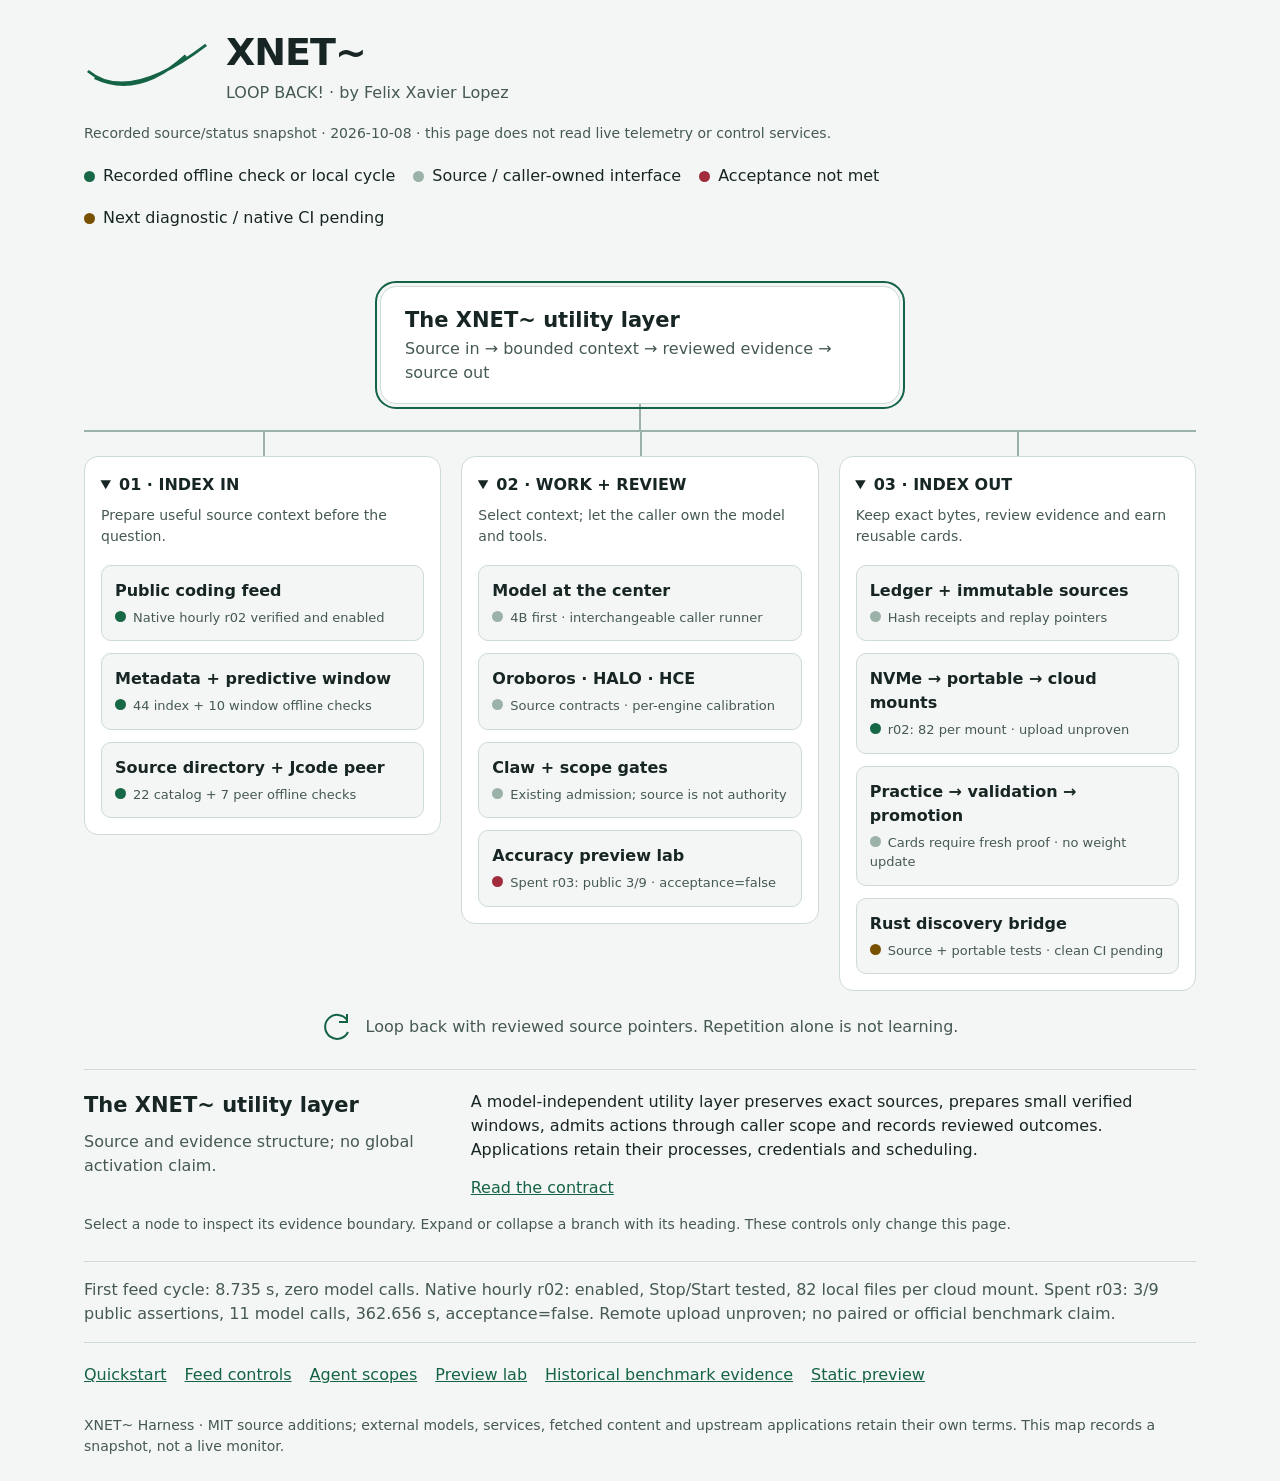
<file: docs/loopback-map.html>
<!doctype html>
<html lang="en">
<head>
<meta charset="utf-8">
<meta name="viewport" content="width=device-width, initial-scale=1">
<meta http-equiv="Content-Security-Policy" content="default-src 'none'; style-src 'unsafe-inline'; script-src 'unsafe-inline'; img-src 'self' data:; base-uri 'none'; form-action 'none'">
<title>XNET~ — LOOP BACK! · source and status tree</title>
<style>
:root{color-scheme:light dark;--bg:light-dark(#f4f6f5,#101817);--fg:light-dark(#172624,#e2efeb);--panel:light-dark(#fff,#182421);--muted:light-dark(#455952,#a9c0b7);--line:light-dark(#9ab2a8,#425d52);--accent:light-dark(#146344,#82d8b0);--checked:light-dark(#176846,#86ddb3);--pending:light-dark(#785100,#f2c977);--border:light-dark(#cddbd5,#344d42)}
*{box-sizing:border-box}body{margin:0;background:var(--bg);color:var(--fg);font:16px/1.5 system-ui,sans-serif}a{color:var(--accent)}button,summary{font:inherit}header,main,footer{max-width:1160px;margin:auto;padding:24px}header{padding-bottom:12px}.brand{display:flex;align-items:center;gap:16px}.brand svg{width:126px;fill:none;stroke:var(--accent);stroke-width:3}.brand h1{margin:0;font-size:38px;letter-spacing:-1px}.tagline{margin:0;color:var(--muted)}.date{margin-top:18px;font-size:14px;color:var(--muted)}.legend{display:flex;flex-wrap:wrap;gap:18px;margin:20px 0}.legend span{display:flex;align-items:center;gap:8px}.dot{display:inline-block;width:11px;height:11px;border-radius:50%;background:var(--line)}.dot.checked{background:var(--checked)}.dot.pending{background:var(--pending)}.root{display:block;width:min(520px,100%);margin:auto;padding:18px 24px;background:var(--panel);color:var(--fg);border:1px solid var(--border);border-radius:16px;text-align:left;cursor:pointer}.root strong{display:block;font-size:21px}.root span{color:var(--muted)}.root[aria-pressed=true],.node[aria-pressed=true]{outline:2px solid var(--accent);outline-offset:3px}.trunk{height:26px;width:2px;background:var(--line);margin:auto}.stages{display:grid;grid-template-columns:repeat(3,1fr);gap:20px;border-top:2px solid var(--line);padding-top:24px}.stage{position:relative;min-width:0}.stage:before{content:"";position:absolute;left:50%;top:-24px;height:24px;width:2px;background:var(--line)}details{background:var(--panel);border:1px solid var(--border);border-radius:14px;padding:16px}summary{cursor:pointer;font-weight:600;list-style-position:outside;margin-left:18px}.subtitle{margin:8px 0 18px;color:var(--muted);font-size:14px}.leaves{display:grid;gap:12px}.node{width:100%;display:block;text-align:left;border:1px solid var(--border);border-radius:10px;padding:13px;color:var(--fg);background:var(--bg);cursor:pointer}.node strong{display:block}.node .state{display:block;color:var(--muted);font-size:13px;margin-top:5px}.node .dot{margin-right:7px}.return{margin:20px auto 0;display:flex;align-items:center;justify-content:center;gap:12px;color:var(--muted);text-align:center}.return svg{width:32px;stroke:var(--accent);fill:none;stroke-width:2}.inspector{margin-top:26px;border-top:1px solid var(--border);padding-top:20px;display:grid;grid-template-columns:1fr 2fr;gap:24px}.inspector h2{margin:0;font-size:21px}.inspector .state{margin-top:8px;color:var(--muted)}.inspector p{margin:0 0 14px}.factline{margin-top:26px;padding:16px 0;border-top:1px solid var(--border);border-bottom:1px solid var(--border);color:var(--muted)}nav{display:flex;gap:18px;flex-wrap:wrap;margin-top:20px}footer{font-size:14px;color:var(--muted);padding-top:4px}.keyboard{font-size:14px;color:var(--muted)}@media(max-width:760px){header,main,footer{padding:18px}.stages{grid-template-columns:1fr;border-top:0;padding-top:0;gap:0}.stage:before{display:none}.stage{margin-bottom:18px}.inspector{grid-template-columns:1fr;gap:12px}.brand h1{font-size:32px}.brand svg{width:90px}}
</style>
<style>.dot.failed{background:light-dark(#a12d3c,#f4a5b0)}</style>
</head>
<body>
<header>
<div class="brand"><svg viewBox="0 0 130 50" aria-hidden="true"><path d="M4 32C35 58 80 40 126 5M11 39C49 57 83 36 105 16"/></svg><div><h1>XNET~</h1><p class="tagline">LOOP BACK! · by Felix Xavier Lopez</p></div></div>
<p class="date">Recorded source/status snapshot · 2026-10-08 · this page does not read live telemetry or control services.</p>
<div class="legend" aria-label="Status legend"><span><i class="dot checked"></i>Recorded offline check or local cycle</span><span><i class="dot"></i>Source / caller-owned interface</span><span><i class="dot failed"></i>Acceptance not met</span><span><i class="dot pending"></i>Next diagnostic / native CI pending</span></div>
</header>
<main>
<button class="root" data-node="root" aria-pressed="true"><strong>The XNET~ utility layer</strong><span>Source in → bounded context → reviewed evidence → source out</span></button>
<div class="trunk" aria-hidden="true"></div>
<section class="stages" aria-label="Loopback tree">
<div class="stage"><details open><summary>01 · INDEX IN</summary><p class="subtitle">Prepare useful source context before the question.</p><div class="leaves">
<button class="node" data-node="feed" aria-pressed="false"><strong>Public coding feed</strong><span class="state"><i class="dot checked"></i>Native hourly r02 verified and enabled</span></button>
<button class="node" data-node="index" aria-pressed="false"><strong>Metadata + predictive window</strong><span class="state"><i class="dot checked"></i>44 index + 10 window offline checks</span></button>
<button class="node" data-node="catalog" aria-pressed="false"><strong>Source directory + Jcode peer</strong><span class="state"><i class="dot checked"></i>22 catalog + 7 peer offline checks</span></button>
</div></details></div>
<div class="stage"><details open><summary>02 · WORK + REVIEW</summary><p class="subtitle">Select context; let the caller own the model and tools.</p><div class="leaves">
<button class="node" data-node="model" aria-pressed="false"><strong>Model at the center</strong><span class="state"><i class="dot"></i>4B first · interchangeable caller runner</span></button>
<button class="node" data-node="halos" aria-pressed="false"><strong>Oroboros · HALO · HCE</strong><span class="state"><i class="dot"></i>Source contracts · per-engine calibration</span></button>
<button class="node" data-node="gates" aria-pressed="false"><strong>Claw + scope gates</strong><span class="state"><i class="dot"></i>Existing admission; source is not authority</span></button>
<button class="node" data-node="lab" aria-pressed="false"><strong>Accuracy preview lab</strong><span class="state"><i class="dot failed"></i>Spent r03: public 3/9 · acceptance=false</span></button>
</div></details></div>
<div class="stage"><details open><summary>03 · INDEX OUT</summary><p class="subtitle">Keep exact bytes, review evidence and earn reusable cards.</p><div class="leaves">
<button class="node" data-node="truth" aria-pressed="false"><strong>Ledger + immutable sources</strong><span class="state"><i class="dot"></i>Hash receipts and replay pointers</span></button>
<button class="node" data-node="drives" aria-pressed="false"><strong>NVMe → portable → cloud mounts</strong><span class="state"><i class="dot checked"></i>r02: 82 per mount · upload unproven</span></button>
<button class="node" data-node="learning" aria-pressed="false"><strong>Practice → validation → promotion</strong><span class="state"><i class="dot"></i>Cards require fresh proof · no weight update</span></button>
<button class="node" data-node="native" aria-pressed="false"><strong>Rust discovery bridge</strong><span class="state"><i class="dot pending"></i>Source + portable tests · clean CI pending</span></button>
</div></details></div>
</section>
<div class="return"><svg viewBox="0 0 32 32" aria-hidden="true"><path d="M26 21a12 12 0 1 1-1-12M25 3v8H17"/></svg><span>Loop back with reviewed source pointers. Repetition alone is not learning.</span></div>
<section class="inspector" aria-live="polite" aria-atomic="true"><div><h2 id="selected-title">The XNET~ utility layer</h2><p class="state" id="selected-state">Source and evidence structure; no global activation claim.</p></div><div><p id="selected-description">A model-independent utility layer preserves exact sources, prepares small verified windows, admits actions through caller scope and records reviewed outcomes. Applications retain their processes, credentials and scheduling.</p><a id="selected-link" href="loopback.md">Read the contract</a></div></section>
<p class="keyboard">Select a node to inspect its evidence boundary. Expand or collapse a branch with its heading. These controls only change this page.</p>
<p class="factline">First feed cycle: 8.735 s, zero model calls. Native hourly r02: enabled, Stop/Start tested, 82 local files per cloud mount. Spent r03: 3/9 public assertions, 11 model calls, 362.656 s, acceptance=false. Remote upload unproven; no paired or official benchmark claim.</p>
<nav aria-label="Documentation"><a href="../README.md">Quickstart</a><a href="loopback-feed.md">Feed controls</a><a href="../AGENTS.md">Agent scopes</a><a href="../lab/accuracy_preview/README.md">Preview lab</a><a href="blind-repair50.md">Historical benchmark evidence</a><a href="loopback-map.svg">Static preview</a></nav>
</main>
<footer>XNET~ Harness · MIT source additions; external models, services, fetched content and upstream applications retain their own terms. This map records a snapshot, not a live monitor.</footer>
<script>
(()=>{
'use strict';
const data={
root:{title:'The XNET~ utility layer',state:'Source and evidence structure; no global activation claim.',text:'A model-independent utility layer preserves exact sources, prepares small verified windows, admits actions through caller scope and records reviewed outcomes. Applications retain their processes, credentials and scheduling.',link:'loopback.md',label:'Read the contract'},
feed:{title:'Public coding feed',state:'33 offline checks; native hourly r02 verified and enabled.',text:'The first public cycle read five allowlisted repositories and projected 22 partial patch snippets in 8.735 seconds with zero model calls. The native r02 hourly host now uses a shared native-visible C control root; owner-specific Stop/Start were tested and do not start models. Durable budgets, cursors, cooperative ownership and clock checks bound acquisition. Upstream patches remain practice data, not complete repository source or evaluation answers.',link:'loopback.md',label:'Read current host evidence and boundaries'},
index:{title:'Metadata + predictive window',state:'44 index + 10 practice-window offline checks.',text:'Metadata selects a likely vicinity before a question. An advisory prefetch must verify the exact source digest before a bounded hot window admits it. Revision changes invalidate old proposals. Full raw sources remain retrievable for review; QR-style tags carry digest locators, not model pixels.',link:'../adapters/loopback/feed_window.py',label:'Inspect the practice-window source'},
catalog:{title:'Source directory + Jcode peer',state:'22 catalog + 7 peer offline checks; implemented does not mean running.',text:'The directory lists actual relative source paths, full hashes, declared contracts and caller scopes. The Jcode peer forwards closed discovery requests and can verify selected current files. It does not import or execute discovered modules, grant permission, select model processes or promote lessons.',link:'../AGENTS.md',label:'Read directory and scope usage'},
model:{title:'Model at the center',state:'Caller-owned model route; no weights bundled.',text:'The 4B lane is the first local development target. The harness can exchange bounded source context with another compatible engine through a caller-owned adapter. Native Apple, phone-local and home-host routes have distinct acceptance needs. Nothing on this page starts inference or promises a score.',link:'native-intelligence.md',label:'Read native and model route boundaries'},
halos:{title:'Oroboros · HALO · HCE',state:'Included source contracts; calibration is specific to an attested configuration.',text:'Oroboros preserves and hands over context; HALO measures configuration-specific behavior; HCE encodes source-bound capsules. No token pin is globally active. Recall evidence is distinct from reasoning evidence, and a lossless capsule does not prove every semantic claim in a generated answer.',link:'halo.md',label:'Read calibration and evidence requirements'},
gates:{title:'Claw + scope gates',state:'Existing caller admission stays authoritative.',text:'XNET local NullClaw controls and source-only OpenClaw peers are distinct from the upstream applications. A proposal or source packet cannot authorize a command. The caller supplies approved task scope and retains process ownership; uncertain test or transport outcomes cannot become passes.',link:'../SECURITY.md',label:'Read the security and integration policy'},
lab:{title:'Accuracy preview lab',state:'r03: 3/9 public assertions; acceptance=false.',text:'The spent development r03 diagnostic completed with 11 model calls in 362.656 seconds and failed acceptance. It has no paired baseline, fresh-transfer or official SWE-bench claim. The source API retains 25 offline checks. An optional source-bound feedback-trace context extension passed ten offline checks; a further private spent diagnostic is in progress with no new result published. External feed-context admission remains unwired. The CLI defaults to dry-run and live callbacks remain operator-owned.',link:'loopback-development-evidence.md',label:'Read diagnostic evidence and remaining gates'},
truth:{title:'Ledger + immutable sources',state:'Source storage and evidence contracts.',text:'Keep exact raw bytes and full-hash pointers. Sealed event records support replay and corrections without silently rewriting prior evidence. Digest integrity verifies supplied expected bytes; authorship, permission and semantic truth need separate evidence. Private scope secrets and protected test material stay out of public exports.',link:'oroboros.md',label:'Read source and handoff contracts'},
drives:{title:'NVMe → portable → cloud mounts',state:'r02: 82 local files per configured cloud mount; upload unproven.',text:'The native hourly r02 check copied and read back 82 files on each approved Proton and Google desktop mount. The first r01 acquisition cycle separately verified 75 files per mount. These prove local copy/readback only. Remote upload, retention and phone retrieval require independent checks. Existing vaults and other applications’ jobs are not managed by this feed.',link:'loopback.md',label:'Read current circulation proof boundaries'},
learning:{title:'Practice → validation → promotion',state:'Proposal storage is not promotion; model weights remain unchanged.',text:'Practice streams may suggest inspectable guidance cards. Fresh declared validation compares the candidate with a baseline. Ties and regressions retain the baseline, and evaluation data does not teach practice. The historical negative transfer result remains published; this upgrade supplies no new coding uplift claim.',link:'blind-repair50.md',label:'Read the retained transfer result'},
native:{title:'Rust discovery bridge',state:'Portable source/tests; local compilation unverified and clean CI pending.',text:'xnet-system-index and the Python catalog share a strict JSON discovery protocol and four-command fixture. Eleven native tests are supplied. The local GNU/Zig toolchain stopped in a dependency build-script link before this crate compiled; no policy was disabled. Other native sources keep their own lifecycles.',link:'../rust/crates/xnet-system-index/README.md',label:'Read the native contract'}
};
const buttons=Array.from(document.querySelectorAll('[data-node]'));
const title=document.getElementById('selected-title'),state=document.getElementById('selected-state'),description=document.getElementById('selected-description'),link=document.getElementById('selected-link');
for(const button of buttons){button.addEventListener('click',()=>{const entry=data[button.dataset.node];if(!entry)return;for(const item of buttons)item.setAttribute('aria-pressed',String(item===button));title.textContent=entry.title;state.textContent=entry.state;description.textContent=entry.text;link.href=entry.link;link.textContent=entry.label;});}
})();
</script>
</body>
</html>
</file>
